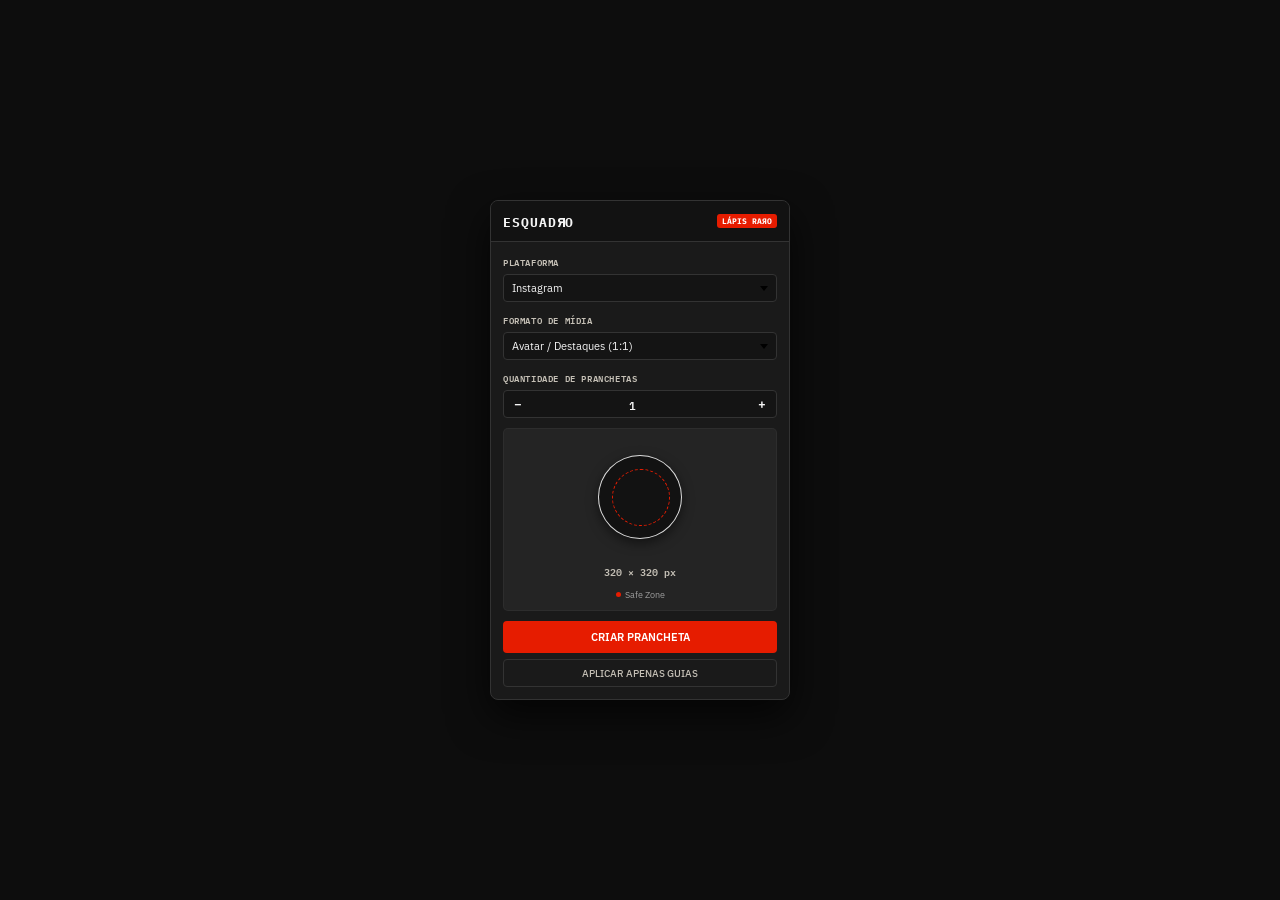
<file: index.html>
<!DOCTYPE html>
<html lang="pt-BR">
<head>
  <meta charset="UTF-8">
  <meta name="viewport" content="width=device-width, initial-scale=1.0">
  <title>ESQUADЯO — Plugin Lápis Raro (v4.8)</title>
  <style>
    @import url('https://fonts.googleapis.com/css2?family=IBM+Plex+Mono:wght@400;600;700&family=IBM+Plex+Sans:wght@400;500;600;700&display=swap');

    :root {
      --noir-raro: #222222;
      --vermelho-raro: #E61C00;
      --areia-rara: #c5c0b6;
      --bg-color: #1a1a1a;
      --card-bg: #242424;
      --input-bg: #141414;
      --border-color: #333333;
      --text-main: #f5f5f5;
      --text-muted: #9e9e9e;
      --azul-raro: #a2d2eb;
      --font-brand-sans: 'Milo', 'IBM Plex Sans', -apple-system, sans-serif;
      --font-brand-mono: 'IBM Plex Mono', monospace;
    }

    * { box-sizing: border-box; margin: 0; padding: 0; font-family: var(--font-brand-sans); -webkit-font-smoothing: antialiased; }

    body { background-color: #0d0d0d; color: var(--text-main); display: flex; justify-content: center; align-items: center; min-height: 100vh; padding: 20px; }

    .panel-container { width: 300px; background-color: var(--bg-color); border: 1px solid var(--border-color); border-radius: 8px; box-shadow: 0 16px 40px rgba(0, 0, 0, 0.7); overflow: hidden; }

    .panel-header { padding: 10px 12px; display: flex; justify-content: space-between; align-items: center; background-color: #121212; border-bottom: 1px solid var(--border-color); }
    .panel-title { font-family: var(--font-brand-mono); font-size: 13px; font-weight: 700; letter-spacing: 1px; color: var(--text-main); text-transform: uppercase; }
    .r-virado { display: inline-block; transform: scaleX(-1); font-weight: 700; color: inherit; margin: 0 -1px; }
    .badge-lr { background-color: var(--vermelho-raro); color: #ffffff; font-family: var(--font-brand-mono); font-size: 8px; padding: 2px 5px; border-radius: 3px; font-weight: 700; }

    .panel-body { padding: 12px; display: flex; flex-direction: column; gap: 10px; }
    .form-group { display: flex; flex-direction: column; gap: 4px; }
    label { font-family: var(--font-brand-mono); font-size: 9px; font-weight: 600; color: var(--areia-rara); text-transform: uppercase; letter-spacing: 0.6px; }

    select { -webkit-appearance: none; height: 28px; font-family: var(--font-brand-sans); background-color: var(--input-bg); background-image: url("data:image/svg+xml;utf8,<svg xmlns='http://www.w3.org/2000/svg' width='8' height='5' viewBox='0 0 8 5'><path fill='%20c5c0b6' d='M0 0l4 5 4-5z'/></svg>"); background-repeat: no-repeat; background-position: right 8px center; color: var(--text-main); border: 1px solid var(--border-color); border-radius: 4px; padding: 0 22px 0 8px; font-size: 11px; outline: none; cursor: pointer; }
    
    .stepper-container { display: flex; align-items: center; background-color: var(--input-bg); border: 1px solid var(--border-color); border-radius: 4px; height: 28px; overflow: hidden; width: 100%; }
    .stepper-btn { width: 28px; height: 100%; background: transparent; border: none; color: var(--text-main); font-size: 13px; font-weight: 600; cursor: pointer; }
    .stepper-input { flex: 1; background: transparent; border: none; font-family: var(--font-brand-mono); color: var(--text-main); font-size: 11px; font-weight: 600; text-align: center; outline: none; }

    .preview-card { background-color: var(--card-bg); border: 1px solid rgba(255, 255, 255, 0.04); border-radius: 5px; padding: 10px; display: flex; flex-direction: column; align-items: center; gap: 8px; }
    .preview-stage { width: 100%; height: 115px; display: flex; justify-content: center; align-items: center; position: relative; }
    .canvas-preview { position: relative; border: 1px solid rgba(255, 255, 255, 0.85); background-color: #121212; box-shadow: 0 4px 12px rgba(0, 0, 0, 0.5); }
    
    .guide-overlay { position: absolute; border: 1px dashed var(--vermelho-raro); pointer-events: none; box-sizing: border-box; }
    .guide-no-info { position: absolute; border: 1px dashed var(--vermelho-raro); background-color: rgba(230, 28, 0, 0.15); pointer-events: none; box-sizing: border-box; }
    .guide-crop-overlay { position: absolute; border: 1px dashed var(--azul-raro); pointer-events: none; box-sizing: border-box; }
    
    .dim-badge { font-family: var(--font-brand-mono); font-size: 9.5px; font-weight: 600; color: var(--areia-rara); }
    .legend-row { display: flex; gap: 12px; font-size: 9px; color: var(--text-muted); margin-top: 1px; }
    .legend-item { display: flex; align-items: center; gap: 4px; }
    .dot { width: 5px; height: 5px; border-radius: 50%; }
    .dot-safe { background-color: var(--vermelho-raro); }
    .dot-crop { background-color: var(--azul-raro); }
    .crop-note { font-size: 8.5px; color: var(--azul-raro); font-weight: 500; }

    .btn-primary { height: 32px; background-color: var(--vermelho-raro); color: #ffffff; border: none; font-size: 11px; font-weight: 600; border-radius: 4px; cursor: pointer; text-transform: uppercase; width: 100%; }
    .btn-secondary { height: 28px; background-color: transparent; color: var(--areia-rara); border: 1px solid var(--border-color); font-size: 10px; font-weight: 500; border-radius: 4px; cursor: pointer; text-transform: uppercase; width: 100%; }
    .button-group { display: flex; flex-direction: column; gap: 6px; width: 100%; }
  </style>
</head>
<body>
  <div class="panel-container">
    <div class="panel-header">
      <div class="brand-logo"><span class="panel-title">ESQUAD<span class="r-virado">R</span>O</span></div>
      <span class="badge-lr">LÁPIS RAЯO</span>
    </div>
    <div class="panel-body">
      <div class="form-group"><label>PLATAFORMA</label><select id="platformSelect"></select></div>
      <div class="form-group"><label>FORMATO DE MÍDIA</label><select id="formatSelect"></select></div>
      <div class="form-group">
        <label>QUANTIDADE DE PRANCHETAS</label>
        <div class="stepper-container">
          <button type="button" class="stepper-btn" id="btnMinus">−</button>
          <input type="number" id="qtdInput" class="stepper-input" value="1">
          <button type="button" class="stepper-btn" id="btnPlus">+</button>
        </div>
      </div>
      <div class="preview-card">
        <div class="preview-stage">
          <div id="canvasPreview" class="canvas-preview">
            <div id="safeOverlay" class="guide-overlay"></div>
            <div id="noInfoBox" class="guide-no-info"></div>
            <div id="cropOverlay" class="guide-crop-overlay"></div>
          </div>
        </div>
        <span id="dimText" class="dim-badge">320 × 320 px</span>
        <span id="cropNoteText" class="crop-note" style="display:none;">(Crop Feed na 1ª prancheta)</span>
        <div class="legend-row">
            <div class="legend-item" id="legendSafeItem"><div class="dot dot-safe"></div><span>Safe Zone</span></div>
            <div class="legend-item" id="legendCropItem"><div class="dot dot-crop"></div><span>Linhas de Corte</span></div>
        </div>
      </div>
      <div class="button-group">
        <button class="btn-primary" id="btnCreate"><span id="btnActionLabel">Criar Prancheta</span></button>
        <button class="btn-secondary" id="btnGuidesOnly">Aplicar Apenas Guias</button>
      </div>
    </div>
  </div>

  <script>
    const masterPlatforms = {
      "Facebook": [
        { id: "fb_avatar", name: "Avatar / Perfil (1:1)", width: 320, height: 320, safe: { top: 50, bottom: 50, left: 50, right: 50 }, circular: true },
        { id: "fb_square", name: "Post Quadrado (1:1)", width: 1080, height: 1080 },
        { id: "fb_portrait", name: "Post Retrato (4:5)", width: 1080, height: 1359 },
        { id: "fb_carousel", name: "Carrossel (1:1)", width: 1200, height: 1200 },
        { id: "fb_landscape", name: "Post Paisagem (16:9)", width: 1080, height: 566 },
        { id: "fb_link", name: "Anúncio com Link (1,91:1)", width: 1200, height: 630 },
        { id: "fb_cover_profile", name: "Capa de Perfil (820×360)", width: 820, height: 360, safe: { top: 24, bottom: 24, left: 90, right: 90 }, cropFeed: { top: 24, bottom: 24, left: 90, right: 90 }, noInfoBox: { width: 180, height: 100, anchor: "bottom-left" } },
        { id: "fb_cover_group", name: "Capa de Grupo (1640×856)", width: 1640, height: 856 },
        { id: "fb_cover_event", name: "Capa de Evento (1920×1005)", width: 1920, height: 1005 }
      ],
      "Google Ads": [
        { id: "goog_leader", name: "Leaderboard (728×90)", width: 728, height: 90 },
        { id: "goog_rect", name: "Medium Rectangle (300×250)", width: 300, height: 250 },
        { id: "goog_half", name: "Half Page (300×600)", width: 300, height: 600 },
        { id: "goog_large_rect", name: "Large Rectangle (336×280)", width: 336, height: 280 },
        { id: "goog_wide_sky", name: "Wide Skyscraper (160×600)", width: 160, height: 600 }
      ],
      "iFood": [
        { id: "ifood_banner", name: "Banner (900×420)", width: 900, height: 420 }
      ],
      "Instagram": [
        { id: "ig_avatar", name: "Avatar / Destaques (1:1)", width: 320, height: 320, safe: { top: 50, bottom: 50, left: 50, right: 50 }, circular: true },
        { id: "ig_square", name: "Feed Quadrado (1:1)", width: 1080, height: 1080, crop: { lateral: 135.2 } },
        { id: "ig_portrait_4_5", name: "Feed Retrato (4:5)", width: 1080, height: 1350, crop: { lateral: 34 } },
        { id: "ig_portrait_3_4", name: "Feed Retrato (3:4)", width: 1080, height: 1440 },
        { id: "ig_story", name: "Story (9:16)", width: 1080, height: 1920, safe: { top: 110, bottom: 160, left: 100, right: 100 } },
        { id: "ig_reels", name: "Reels (9:16)", width: 1080, height: 1920, safe: { top: 140, bottom: 300, left: 40, right: 40 }, noInfoBox: { width: 180, height: 750, anchor: "bottom-right" } },
        { id: "ig_thumb_reels", name: "Thumb Reels (9:16)", width: 1080, height: 1920, cropFeed: { top: 240, bottom: 240 } },
        { id: "ig_landscape_16_9", name: "Feed Paisagem (16:9)", width: 1080, height: 566, crop: { lateral: 328 } },
        { id: "ig_landscape_4_3", name: "Feed Paisagem (4:3)", width: 1080, height: 810, crop: { lateral: 236.5 } },
        { id: "ig_landscape_5_4", name: "Feed Paisagem (5:4)", width: 1080, height: 864, crop: { lateral: 216 } }
      ],
      "LinkedIn": [
        { id: "lkd_avatar", name: "Perfil / Bio (1:1)", width: 400, height: 400, safe: { top: 50, bottom: 50, left: 50, right: 50 }, circular: true },
        { id: "lkd_square", name: "Post Quadrado (1:1)", width: 1080, height: 1080 },
        { id: "lkd_portrait", name: "Post Retrato (4:5)", width: 1080, height: 1350 },
        { id: "lkd_landscape", name: "Post Paisagem (1,91:1)", width: 1200, height: 627 },
        { id: "lkd_cover", name: "Capa de Perfil (4:1)", width: 1584, height: 396 },
        { id: "lkd_video", name: "Vídeo Vertical (9:16)", width: 1080, height: 1920 }
      ],
      "TikTok": [
        { id: "tt_avatar", name: "Avatar / Perfil (1:1)", width: 200, height: 200, safe: { top: 20, bottom: 20, left: 20, right: 20 }, circular: true },
        { id: "tt_foryou", name: "For You / Vídeo (9:16)", width: 1080, height: 1920, safe: { top: 140, bottom: 300, left: 40, right: 40 } },
        { id: "tt_thumb", name: "Thumb Capa (4:5)", width: 1080, height: 1920, cropFeed: { top: 285, bottom: 285 } }
      ],
      "Uber": [
        { id: "uber_journey", name: "Journey Ad (16:9)", width: 1280, height: 720 },
        { id: "uber_dispatch", name: "Dispatch (1:1)", width: 420, height: 420 }
      ],
      "WhatsApp": [
        { id: "wa_avatar", name: "Perfil (1:1)", width: 200, height: 200, safe: { top: 20, bottom: 20, left: 20, right: 20 }, circular: true },
        { id: "wa_status", name: "Status (9:16)", width: 1080, height: 1920, safe: { top: 120, bottom: 160, left: 100, right: 100 } },
        { id: "wa_thumb_doc", name: "Thumb Imagem / Doc (2:3)", width: 1200, height: 1800 },
        { id: "wa_sticker", name: "Sticker / Figurinha (1:1)", width: 512, height: 512, safe: { top: 16, bottom: 16, left: 16, right: 16 } }
      ],
      "X (Twitter)": [
        { id: "tw_avatar", name: "Avatar / Perfil (1:1)", width: 400, height: 400, safe: { top: 20, bottom: 20, left: 20, right: 20 }, circular: true },
        { id: "tw_square", name: "Post Quadrado (1:1)", width: 1080, height: 1080 },
        { id: "tw_landscape", name: "Post Retangular (16:9)", width: 1200, height: 675 },
        { id: "tw_card", name: "Card / Link (2:1)", width: 800, height: 418 },
        { id: "tw_cover", name: "Capa do Perfil (3:1)", width: 1500, height: 500, safe: { top: 140, bottom: 140, left: 282.5, right: 282.5 }, cropFeed: { top: 140, bottom: 140, left: 282.5, right: 282.5 } }
      ],
      "YouTube": [
        { id: "yt_avatar", name: "Avatar / Canal (1:1)", width: 800, height: 800, safe: { top: 20, bottom: 20, left: 20, right: 20 }, circular: true },
        { id: "yt_thumb", name: "Thumbnail (16:9)", width: 1280, height: 720 },
        { id: "yt_shorts", name: "Shorts (9:16)", width: 1080, height: 1920, safe: { top: 120, bottom: 160, left: 60, right: 60 } },
        { id: "yt_cover", name: "Capa do Canal (16:9)", width: 2560, height: 1440, safe: { top: 508.5, bottom: 508.5, left: 507, right: 507 }, cropFeed: { top: 508.5, bottom: 508.5 } }
      ]
    };

    const platformSelect = document.getElementById('platformSelect');
    const formatSelect = document.getElementById('formatSelect');
    const qtdInput = document.getElementById('qtdInput');
    const btnMinus = document.getElementById('btnMinus');
    const btnPlus = document.getElementById('btnPlus');
    const btnActionLabel = document.getElementById('btnActionLabel');
    const canvasPreview = document.getElementById('canvasPreview');
    const safeOverlay = document.getElementById('safeOverlay');
    const noInfoBox = document.getElementById('noInfoBox');
    const cropOverlay = document.getElementById('cropOverlay');
    const dimText = document.getElementById('dimText');
    const cropNoteText = document.getElementById('cropNoteText');
    const legendSafeItem = document.getElementById('legendSafeItem');
    const legendCropItem = document.getElementById('legendCropItem');

    function populatePlatforms() {
      platformSelect.innerHTML = '';
      Object.keys(masterPlatforms).sort().forEach(p => {
        const opt = document.createElement('option');
        opt.value = p; opt.textContent = p;
        if (p === "Instagram") opt.selected = true;
        platformSelect.appendChild(opt);
      });
      populateFormats();
    }

    function populateFormats() {
      formatSelect.innerHTML = '';
      const formats = masterPlatforms[platformSelect.value] || [];
      formats.forEach(f => {
        const opt = document.createElement('option');
        opt.value = f.id; opt.textContent = f.name;
        formatSelect.appendChild(opt);
      });
      updatePreview();
    }

    function updatePreview() {
      const formats = masterPlatforms[platformSelect.value] || [];
      const fmt = formats.find(f => f.id === formatSelect.value) || formats[0];
      if (!fmt) return;

      const q = parseInt(qtdInput.value) || 1;
      const maxW = 84, maxH = 100;
      const ratio = fmt.width / fmt.height;
      const renderW = ratio > maxW / maxH ? maxW : maxH * ratio;
      const renderH = ratio > maxW / maxH ? maxW / ratio : maxH;

      canvasPreview.style.width = renderW + 'px';
      canvasPreview.style.height = renderH + 'px';
      canvasPreview.style.borderRadius = fmt.circular ? '50%' : '2px';
      dimText.textContent = `${fmt.width} × ${fmt.height} px`;

      const scaleX = renderW / fmt.width;
      const scaleY = renderH / fmt.height;

      if (fmt.safe) {
        legendSafeItem.style.display = 'flex';
        safeOverlay.style.display = 'block';
        safeOverlay.style.left = (fmt.safe.left * scaleX) + 'px';
        safeOverlay.style.top = (fmt.safe.top * scaleY) + 'px';
        safeOverlay.style.width = ((fmt.width - fmt.safe.left - fmt.safe.right) * scaleX) + 'px';
        safeOverlay.style.height = ((fmt.height - fmt.safe.top - fmt.safe.bottom) * scaleY) + 'px';
        safeOverlay.style.borderRadius = fmt.circular ? '50%' : '0';
      } else {
        legendSafeItem.style.display = 'none';
        safeOverlay.style.display = 'none';
      }

      if (fmt.noInfoBox) {
        noInfoBox.style.display = 'block';
        noInfoBox.style.width = (fmt.noInfoBox.width * scaleX) + 'px';
        noInfoBox.style.height = (fmt.noInfoBox.height * scaleY) + 'px';
        noInfoBox.style.bottom = ((fmt.safe ? fmt.safe.bottom : 0) * scaleY) + 'px';
        noInfoBox.style.right = fmt.noInfoBox.anchor === "bottom-left" ? 'auto' : ((fmt.safe ? fmt.safe.right : 0) * scaleX) + 'px';
        noInfoBox.style.left = fmt.noInfoBox.anchor === "bottom-left" ? ((fmt.safe ? fmt.safe.left : 0) * scaleX) + 'px' : 'auto';
      } else {
        noInfoBox.style.display = 'none';
      }

      const hasCrop = fmt.cropFeed || fmt.crop;
      if (hasCrop) {
        legendCropItem.style.display = 'flex';
        cropOverlay.style.display = 'block';
        if (fmt.cropFeed) {
          const cL = (fmt.cropFeed.left || 0) * scaleX;
          const cR = (fmt.cropFeed.right || 0) * scaleX;
          const cT = (fmt.cropFeed.top || 0) * scaleY;
          const cB = (fmt.cropFeed.bottom || 0) * scaleY;
          cropOverlay.style.left = cL + 'px'; cropOverlay.style.top = cT + 'px';
          cropOverlay.style.width = (renderW - cL - cR) + 'px'; cropOverlay.style.height = (renderH - cT - cB) + 'px';
        } else if (fmt.crop) {
          const cLat = (fmt.crop.lateral || 0) * scaleX;
          cropOverlay.style.left = cLat + 'px'; cropOverlay.style.top = '0px';
          cropOverlay.style.width = (renderW - (cLat * 2)) + 'px'; cropOverlay.style.height = renderH + 'px';
        }
        cropNoteText.style.display = q > 1 ? 'block' : 'none';
      } else {
        legendCropItem.style.display = 'none';
        cropOverlay.style.display = 'none';
        cropNoteText.style.display = 'none';
      }
    }

    btnMinus.onclick = () => { qtdInput.value = Math.max(1, parseInt(qtdInput.value)-1); updatePreview(); };
    btnPlus.onclick = () => { qtdInput.value = parseInt(qtdInput.value)+1; updatePreview(); };
    platformSelect.onchange = populateFormats;
    formatSelect.onchange = updatePreview;
    qtdInput.oninput = updatePreview;
    populatePlatforms();
  </script>
</body>
</html>
</file>
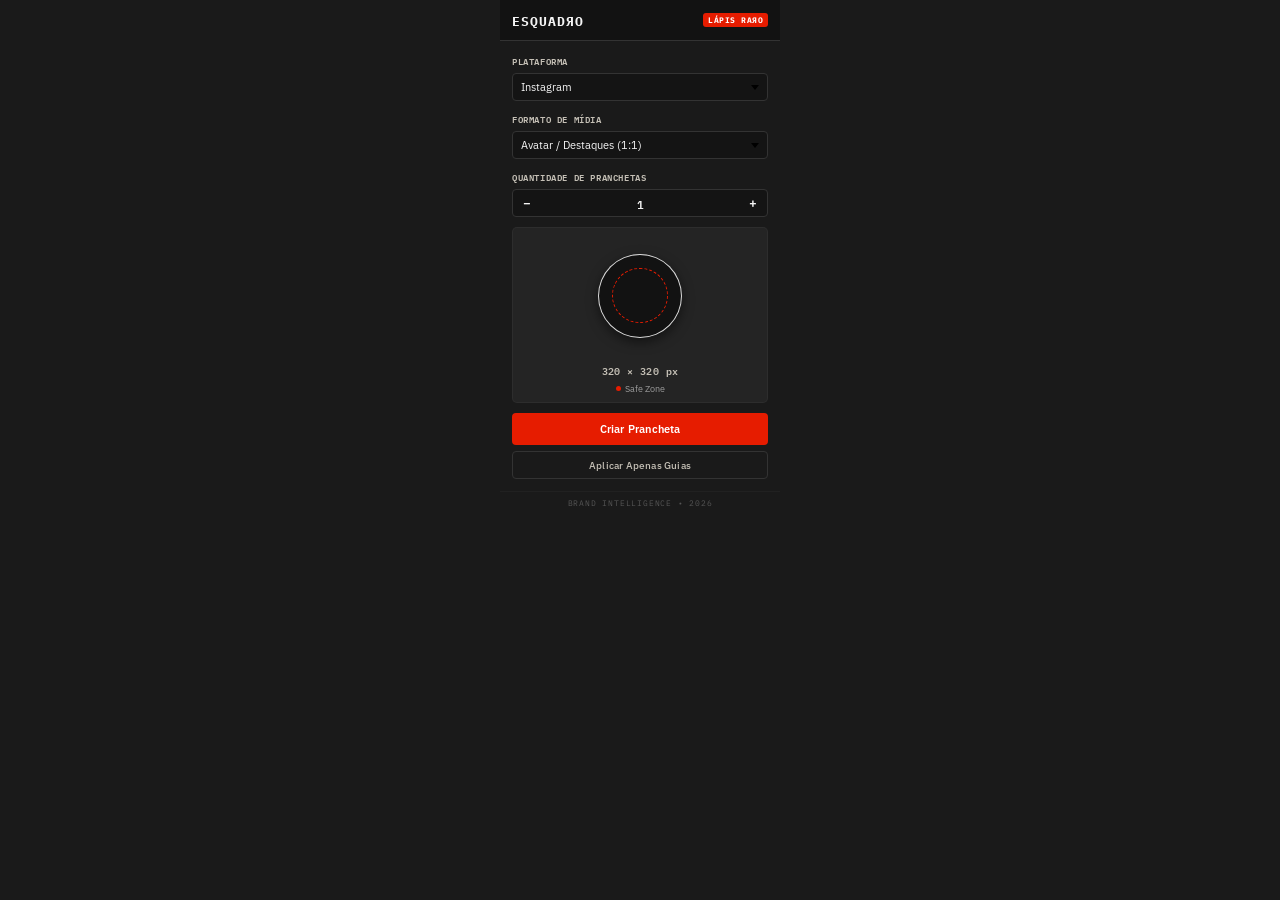
<file: esquadro-cep/index.html>
<!DOCTYPE html>
<html lang="pt-BR">
<head>
  <meta charset="UTF-8">
  <title>ESQUADЯO — Plugin Lápis Raro</title>
  <link rel="stylesheet" href="styles.css">
  <script src="js/CSInterface.js"></script>
</head>
<body>

  <div class="panel-container">
    
    <!-- Header -->
    <div class="panel-header">
      <div class="brand-logo">
        <span class="panel-title">ESQUADЯO</span>
      </div>
      <span class="badge-lr">LÁPIS RAЯO</span>
    </div>

    <div class="panel-body">
      
      <!-- 1. Plataforma (Ordem Alfabetica) -->
      <div class="form-group">
        <label for="platformSelect">PLATAFORMA</label>
        <select id="platformSelect">
          <option value="facebook">Facebook</option>
          <option value="instagram" selected>Instagram</option>
          <option value="linkedin">LinkedIn</option>
          <option value="tiktok">TikTok</option>
          <option value="whatsapp">WhatsApp</option>
          <option value="twitter">X (Twitter)</option>
          <option value="youtube">YouTube</option>
        </select>
      </div>

      <!-- 2. Formato de Mídia -->
      <div class="form-group">
        <label for="formatSelect">FORMATO DE MÍDIA</label>
        <select id="formatSelect">
          <!-- preenchido dinamicamente via JS -->
        </select>
      </div>

      <!-- 3. Quantidade de Pranchetas -->
      <div class="form-group">
        <label for="qtdInput">QUANTIDADE DE PRANCHETAS</label>
        <div class="stepper-container">
          <button type="button" class="stepper-btn" id="btnMinus">−</button>
          <input type="number" id="qtdInput" class="stepper-input" value="1" min="1" max="20">
          <button type="button" class="stepper-btn" id="btnPlus">+</button>
        </div>
      </div>

      <!-- Card de Preview -->
      <div class="preview-card">
        <div class="preview-stage">
          <div id="canvasPreview" class="canvas-preview">
            <div id="safeOverlay" class="guide-overlay"></div>
            <div id="noInfoBox" class="guide-no-info"></div>
            <div id="cropOverlay" class="guide-crop-overlay"></div>
          </div>
        </div>

        <div class="preview-footer">
          <span id="dimText" class="dim-badge">320 × 320 px</span>
          <span id="cropNoteText" class="crop-note" style="display:none;">(Crop Feed na 1ª prancheta)</span>

          <div class="legend-row">
            <div class="legend-item" id="legendSafeItem"><div class="dot dot-safe"></div><span>Safe Zone</span></div>
            <div class="legend-item" id="legendCropItem"><div class="dot dot-crop"></div><span>Linhas de Corte</span></div>
          </div>
        </div>
      </div>

      <!-- Ações -->
      <div class="button-group">
        <button class="btn-primary" id="btnCreate">
          <span id="btnActionLabel">Criar Prancheta</span>
        </button>
        <button class="btn-secondary" id="btnGuidesOnly">
          Aplicar Apenas Guias
        </button>
      </div>

      <div id="toast" class="toast-msg">
        ✅ Ação realizada com sucesso!
      </div>

    </div>

    <div class="panel-footer">
      BRAND INTELLIGENCE • 2026
    </div>

  </div>

  <script src="index.js"></script>
</body>
</html>
</file>
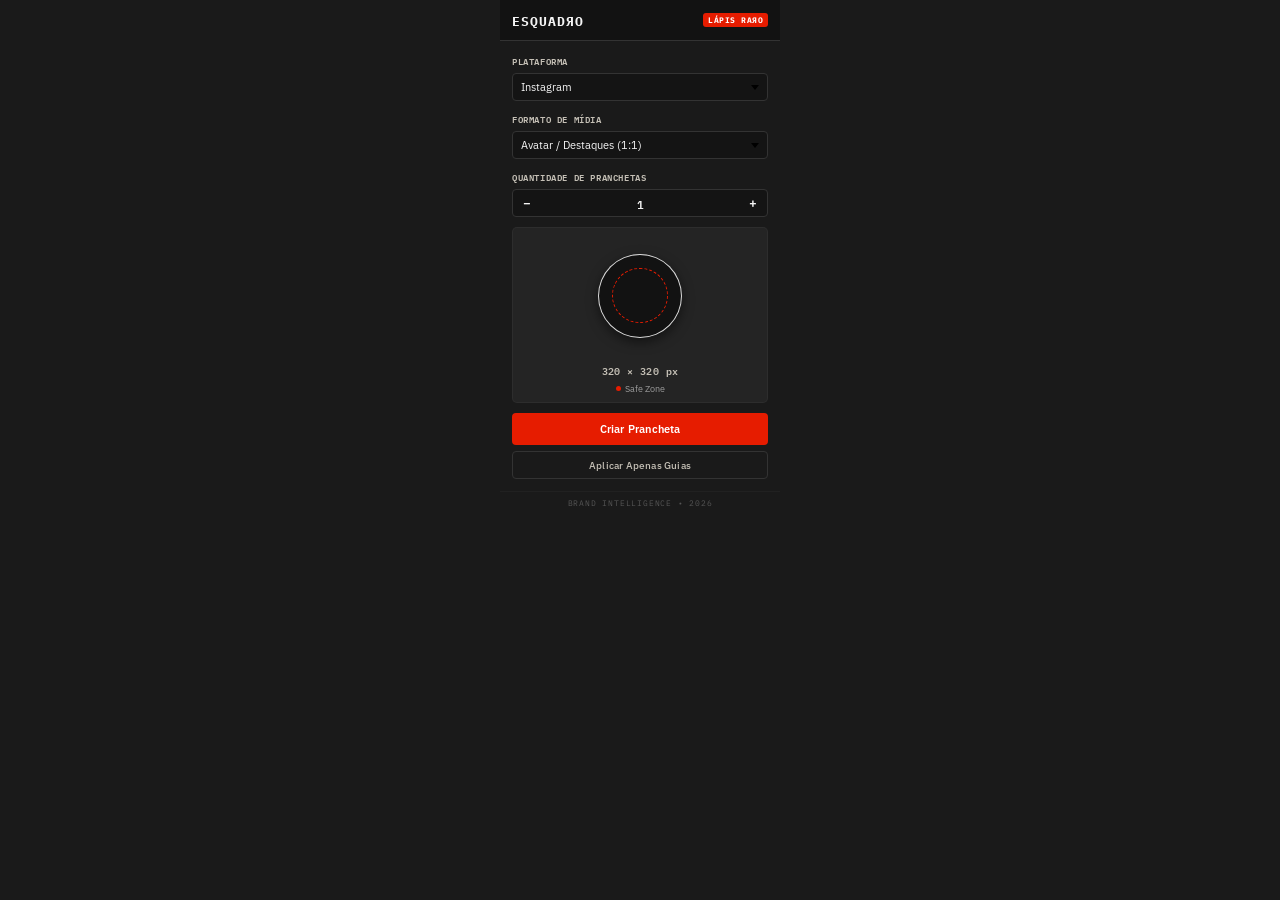
<file: esquadro-uxp/index.html>
<!DOCTYPE html>
<html lang="pt-BR">
<head>
  <meta charset="UTF-8">
  <title>ESQUADЯO — Plugin Lápis Raro</title>
  <link rel="stylesheet" href="styles.css">
</head>
<body>

  <div class="panel-container">
    
    <!-- Header -->
    <div class="panel-header">
      <div class="brand-logo">
        <span class="panel-title">ESQUADЯO</span>
      </div>
      <span class="badge-lr">LÁPIS RAЯO</span>
    </div>

    <div class="panel-body">
      
      <!-- 1. Plataforma -->
      <div class="form-group">
        <label for="platformSelect">PLATAFORMA</label>
        <select id="platformSelect">
          <option value="facebook">Facebook</option>
          <option value="instagram" selected>Instagram</option>
          <option value="linkedin">LinkedIn</option>
          <option value="tiktok">TikTok</option>
          <option value="whatsapp">WhatsApp</option>
          <option value="twitter">X (Twitter)</option>
          <option value="youtube">YouTube</option>
        </select>
      </div>

      <!-- 2. Formato de Mídia -->
      <div class="form-group">
        <label for="formatSelect">FORMATO DE MÍDIA</label>
        <select id="formatSelect">
          <!-- Preenchido via JS -->
        </select>
      </div>

      <!-- 3. Quantidade de Pranchetas -->
      <div class="form-group">
        <label for="qtdInput">QUANTIDADE DE PRANCHETAS</label>
        <div class="stepper-container">
          <button type="button" class="stepper-btn" id="btnMinus">−</button>
          <input type="number" id="qtdInput" class="stepper-input" value="1" min="1" max="20">
          <button type="button" class="stepper-btn" id="btnPlus">+</button>
        </div>
      </div>

      <!-- Card de Preview -->
      <div class="preview-card">
        <div class="preview-stage">
          <div id="canvasPreview" class="canvas-preview">
            <div id="safeOverlay" class="guide-overlay"></div>
            <div id="noInfoBox" class="guide-no-info"></div>
            <div id="cropOverlay" class="guide-crop-overlay"></div>
          </div>
        </div>

        <div class="preview-footer">
          <span id="dimText" class="dim-badge">320 × 320 px</span>
          <span id="cropNoteText" class="crop-note" style="display:none;">(Crop Feed na 1ª prancheta)</span>

          <div class="legend-row">
            <div class="legend-item" id="legendSafeItem"><div class="dot dot-safe"></div><span>Safe Zone</span></div>
            <div class="legend-item" id="legendCropItem"><div class="dot dot-crop"></div><span>Linhas de Corte</span></div>
          </div>
        </div>
      </div>

      <!-- Grupo de Ações -->
      <div class="button-group">
        <button class="btn-primary" id="btnCreate">
          <span id="btnActionLabel">Criar Prancheta</span>
        </button>
        <button class="btn-secondary" id="btnGuidesOnly">
          Aplicar Apenas Guias
        </button>
      </div>

      <div id="toast" class="toast-msg">
        ✅ Ação realizada com sucesso!
      </div>

    </div>

    <div class="panel-footer">
      BRAND INTELLIGENCE • 2026
    </div>

  </div>

  <script src="index.js"></script>
</body>
</html>
</file>
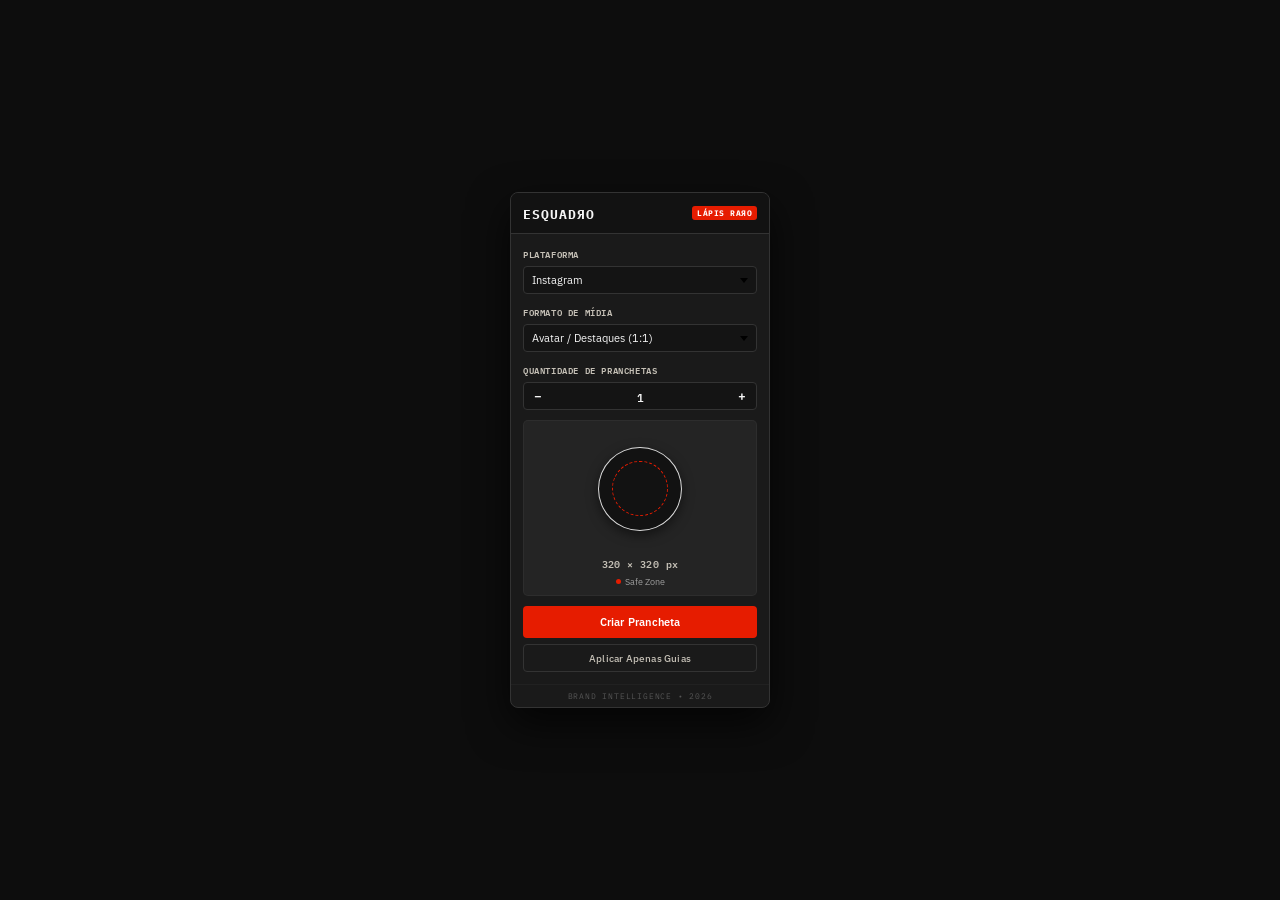
<file: Panel_Prototype.html>
<!DOCTYPE html>
<html lang="pt-BR">
<head>
  <meta charset="UTF-8">
  <meta name="viewport" content="width=device-width, initial-scale=1.0">
  <title>ESQUADRO — Plugin Lápis Raro (UXP v3.6 Safe Zones e Capas)</title>
  <style>
    @import url('https://fonts.googleapis.com/css2?family=IBM+Plex+Mono:wght@400;600;700&family=IBM+Plex+Sans:wght@400;500;600;700&display=swap');

    :root {
      /* Palette Lápis Raro 2026 */
      --noir-raro: #222222;
      --noir-dark: #161616;
      --vermelho-raro: #E61C00;
      --vermelho-hover: #cc1600;
      --areia-rara: #c5c0b6;
      --nude-raro: #e5e3d9;
      --azul-raro: #a2d2eb;

      --bg-color: #1a1a1a;
      --card-bg: #242424;
      --input-bg: #141414;
      --border-color: #333333;
      --text-main: #f5f5f5;
      --text-muted: #9e9e9e;
      
      --guide-safe: #E61C00; 
      --guide-crop: #a2d2eb; 

      /* Tipografia Oficial da Marca (Milo + IBM Plex Mono / IBM Plex Sans) */
      --font-brand-sans: 'Milo', 'IBM Plex Sans', -apple-system, sans-serif;
      --font-brand-mono: 'IBM Plex Mono', monospace;
    }

    * {
      box-sizing: border-box;
      margin: 0;
      padding: 0;
      font-family: var(--font-brand-sans);
      -webkit-font-smoothing: antialiased;
    }

    body {
      background-color: #0d0d0d;
      color: var(--text-main);
      display: flex;
      justify-content: center;
      align-items: center;
      min-height: 100vh;
      padding: 20px;
    }

    /* Painel Lápis Raro Ultra-Compacto (260px) */
    .panel-container {
      width: 260px;
      background-color: var(--bg-color);
      border: 1px solid var(--border-color);
      border-radius: 8px;
      box-shadow: 0 16px 40px rgba(0, 0, 0, 0.7);
      overflow: hidden;
    }

    /* Header Slim */
    .panel-header {
      padding: 10px 12px;
      display: flex;
      justify-content: space-between;
      align-items: center;
      background-color: #121212;
      border-bottom: 1px solid var(--border-color);
    }

    .panel-title {
      font-family: var(--font-brand-mono);
      font-size: 13px;
      font-weight: 700;
      letter-spacing: 1px;
      color: var(--text-main);
      text-transform: uppercase;
      white-space: nowrap;
    }

    .r-virado {
      display: inline-block;
      transform: scaleX(-1);
      font-weight: 700;
      color: inherit;
      margin: 0 -1px;
    }

    .badge-lr {
      background-color: var(--vermelho-raro);
      color: #ffffff;
      font-family: var(--font-brand-mono);
      font-size: 8px;
      padding: 2px 5px;
      border-radius: 3px;
      font-weight: 700;
      letter-spacing: 0.5px;
      white-space: nowrap;
    }

    .panel-body {
      padding: 12px;
      display: flex;
      flex-direction: column;
      gap: 10px;
    }

    .form-group {
      display: flex;
      flex-direction: column;
      gap: 4px;
    }

    label {
      font-family: var(--font-brand-mono);
      font-size: 9px;
      font-weight: 600;
      color: var(--areia-rara);
      text-transform: uppercase;
      letter-spacing: 0.6px;
    }

    /* Selects e Stepper Slim (28px) */
    select {
      -webkit-appearance: none;
      -moz-appearance: none;
      appearance: none;
      height: 28px;
      font-family: var(--font-brand-sans);
      background-color: var(--input-bg);
      background-image: url("data:image/svg+xml;utf8,<svg xmlns='http://www.w3.org/2000/svg' width='8' height='5' viewBox='0 0 8 5'><path fill='%20c5c0b6' d='M0 0l4 5 4-5z'/></svg>");
      background-repeat: no-repeat;
      background-position: right 8px center;
      color: var(--text-main);
      border: 1px solid var(--border-color);
      border-radius: 4px;
      padding: 0 22px 0 8px;
      font-size: 11px;
      outline: none;
      transition: border-color 0.15s ease;
      cursor: pointer;
    }

    select:focus {
      border-color: var(--vermelho-raro);
    }

    .stepper-container {
      display: flex;
      align-items: center;
      background-color: var(--input-bg);
      border: 1px solid var(--border-color);
      border-radius: 4px;
      height: 28px;
      overflow: hidden;
      width: 100%;
    }

    .stepper-btn {
      width: 28px;
      height: 100%;
      background: transparent;
      border: none;
      color: var(--text-main);
      font-size: 13px;
      font-weight: 600;
      cursor: pointer;
      display: flex;
      justify-content: center;
      align-items: center;
      transition: background-color 0.15s ease;
    }

    .stepper-btn:hover {
      background-color: rgba(255, 255, 255, 0.08);
    }

    .stepper-input {
      flex: 1;
      background: transparent;
      border: none;
      font-family: var(--font-brand-mono);
      color: var(--text-main);
      font-size: 11px;
      font-weight: 600;
      text-align: center;
      outline: none;
      -webkit-appearance: none;
      -moz-appearance: textfield;
      appearance: textfield;
    }

    .stepper-input::-webkit-inner-spin-button,
    .stepper-input::-webkit-outer-spin-button {
      -webkit-appearance: none !important;
      margin: 0 !important;
    }

    /* Card de Preview Slim */
    .preview-card {
      background-color: var(--card-bg);
      border: 1px solid rgba(255, 255, 255, 0.04);
      border-radius: 5px;
      padding: 10px 8px 8px 8px;
      display: flex;
      flex-direction: column;
      align-items: center;
      gap: 8px;
    }

    .preview-stage {
      width: 100%;
      height: 115px;
      display: flex;
      justify-content: center;
      align-items: center;
      position: relative;
    }

    .canvas-preview {
      position: relative;
      border: 1px solid rgba(255, 255, 255, 0.85);
      background-color: #121212;
      box-shadow: 0 4px 12px rgba(0, 0, 0, 0.5);
      transition: width 0.3s cubic-bezier(0.16, 1, 0.3, 1), 
                  height 0.3s cubic-bezier(0.16, 1, 0.3, 1), 
                  border-radius 0.3s cubic-bezier(0.16, 1, 0.3, 1);
    }

    .guide-overlay {
      position: absolute;
      border: 1px dashed var(--vermelho-raro);
      pointer-events: none;
      transition: all 0.3s ease;
    }

    .guide-no-info {
      position: absolute;
      border: 1px dashed var(--vermelho-raro);
      background-color: rgba(230, 28, 0, 0.15);
      pointer-events: none;
      transition: all 0.3s ease;
    }

    .guide-crop-overlay {
      position: absolute;
      border: 1px dashed var(--azul-raro);
      pointer-events: none;
      transition: all 0.3s ease;
    }

    /* Meta Info e Legenda */
    .preview-footer {
      display: flex;
      flex-direction: column;
      align-items: center;
      gap: 3px;
      width: 100%;
    }

    .dim-badge {
      font-family: var(--font-brand-mono);
      font-size: 9.5px;
      font-weight: 600;
      color: var(--areia-rara);
      letter-spacing: 0.4px;
    }

    .crop-note {
      font-size: 8.5px;
      color: var(--azul-raro);
      font-weight: 500;
    }

    .legend-row {
      display: flex;
      gap: 12px;
      font-size: 9px;
      color: var(--text-muted);
      margin-top: 1px;
    }

    .legend-item {
      display: flex;
      align-items: center;
      gap: 4px;
    }

    .dot {
      width: 5px;
      height: 5px;
      border-radius: 50%;
    }

    .dot-safe { background-color: var(--vermelho-raro); }
    .dot-crop { background-color: var(--azul-raro); }

    /* Grupo de Botões de Ação */
    .button-group {
      display: flex;
      flex-direction: column;
      gap: 6px;
    }

    .btn-primary {
      height: 32px;
      background-color: var(--vermelho-raro);
      color: #ffffff;
      border: none;
      font-family: var(--font-brand-sans);
      font-size: 11px;
      font-weight: 600;
      letter-spacing: 0.2px;
      border-radius: 4px;
      cursor: pointer;
      display: flex;
      justify-content: center;
      align-items: center;
      transition: all 0.15s ease;
    }

    .btn-primary:hover {
      background-color: var(--vermelho-hover);
    }

    .btn-primary:active {
      transform: scale(0.98);
    }

    .btn-secondary {
      height: 28px;
      background-color: transparent;
      color: var(--areia-rara);
      border: 1px solid var(--border-color);
      font-family: var(--font-brand-sans);
      font-size: 10px;
      font-weight: 500;
      letter-spacing: 0.2px;
      border-radius: 4px;
      cursor: pointer;
      display: flex;
      justify-content: center;
      align-items: center;
      transition: all 0.15s ease;
    }

    .btn-secondary:hover {
      background-color: rgba(255, 255, 255, 0.05);
      border-color: #4a4a4a;
      color: var(--text-main);
    }

    .btn-secondary:active {
      transform: scale(0.98);
    }

    .panel-footer {
      padding: 6px;
      text-align: center;
      font-family: var(--font-brand-mono);
      font-size: 7.5px;
      color: #555;
      letter-spacing: 0.8px;
      border-top: 1px solid rgba(255,255,255,0.03);
      text-transform: uppercase;
    }

    .toast-msg {
      background-color: rgba(30, 60, 30, 0.95);
      border: 1px solid #2e7b32;
      color: #81c784;
      font-size: 10px;
      padding: 6px 8px;
      border-radius: 4px;
      text-align: center;
      display: none;
      animation: fadeIn 0.15s ease;
    }

    @keyframes fadeIn {
      from { opacity: 0; transform: translateY(3px); }
      to { opacity: 1; transform: translateY(0); }
    }
  </style>
</head>
<body>

  <div class="panel-container">
    
    <!-- Header -->
    <div class="panel-header">
      <div class="brand-logo">
        <span class="panel-title">ESQUADЯO</span>
      </div>
      <span class="badge-lr">LÁPIS RAЯO</span>
    </div>

    <div class="panel-body">
      
      <!-- 1. Plataforma (Ordem Alfabetica) -->
      <div class="form-group">
        <label for="platformSelect">PLATAFORMA</label>
        <select id="platformSelect">
          <option value="facebook">Facebook</option>
          <option value="instagram" selected>Instagram</option>
          <option value="linkedin">LinkedIn</option>
          <option value="tiktok">TikTok</option>
          <option value="whatsapp">WhatsApp</option>
          <option value="twitter">X (Twitter)</option>
          <option value="youtube">YouTube</option>
        </select>
      </div>

      <!-- 2. Formato de Mídia -->
      <div class="form-group">
        <label for="formatSelect">FORMATO DE MÍDIA</label>
        <select id="formatSelect">
          <!-- preenchido dinamicamente via JS -->
        </select>
      </div>

      <!-- 3. Quantidade de Pranchetas -->
      <div class="form-group">
        <label for="qtdInput">QUANTIDADE DE PRANCHETAS</label>
        <div class="stepper-container">
          <button type="button" class="stepper-btn" id="btnMinus">−</button>
          <input type="number" id="qtdInput" class="stepper-input" value="1" min="1" max="20">
          <button type="button" class="stepper-btn" id="btnPlus">+</button>
        </div>
      </div>

      <!-- Card de Preview -->
      <div class="preview-card">
        <div class="preview-stage">
          <div id="canvasPreview" class="canvas-preview">
            <div id="safeOverlay" class="guide-overlay"></div>
            <div id="noInfoBox" class="guide-no-info"></div>
            <div id="cropOverlay" class="guide-crop-overlay"></div>
          </div>
        </div>

        <div class="preview-footer">
          <span id="dimText" class="dim-badge">320 × 320 px</span>
          <span id="cropNoteText" class="crop-note" style="display:none;">(Crop Feed na 1ª prancheta)</span>

          <div class="legend-row">
            <div class="legend-item" id="legendSafeItem"><div class="dot dot-safe"></div><span>Safe Zone</span></div>
            <div class="legend-item" id="legendCropItem"><div class="dot dot-crop"></div><span>Linhas de Corte</span></div>
          </div>
        </div>
      </div>

      <!-- Ações -->
      <div class="button-group">
        <button class="btn-primary" id="btnCreate">
          <span id="btnActionLabel">Criar Prancheta</span>
        </button>
        <button class="btn-secondary" id="btnGuidesOnly">
          Aplicar Apenas Guias
        </button>
      </div>

      <div id="toast" class="toast-msg">
        ✅ Ação realizada com sucesso!
      </div>

    </div>

    <div class="panel-footer">
      BRAND INTELLIGENCE • 2026
    </div>

  </div>

  <script>
    const masterPlatforms = {
      facebook: [
        { id: "fb_avatar", name: "Avatar / Perfil (1:1)", width: 320, height: 320, safe: { top: 50, bottom: 50, left: 50, right: 50 }, circular: true },
        { id: "fb_square", name: "Post Quadrado (1:1)", width: 1080, height: 1080 },
        { id: "fb_portrait", name: "Post Retrato (4:5)", width: 1080, height: 1359 },
        { id: "fb_carousel", name: "Carrossel (1:1)", width: 1200, height: 1200 },
        { id: "fb_landscape", name: "Post Paisagem (16:9)", width: 1080, height: 566 },
        { id: "fb_link", name: "Anúncio com Link (1,91:1)", width: 1200, height: 630 },
        { 
          id: "fb_cover_profile", 
          name: "Capa de Perfil (820×360)", 
          width: 820, 
          height: 360, 
          safe: { top: 24, bottom: 24, left: 90, right: 90 }, // Safe Zone Universal (640x312)
          cropFeed: { top: 24, bottom: 24, left: 90, right: 90 }, // Linhas de corte Mobile/Desktop
          noInfoBox: { width: 180, height: 100, anchor: "bottom-left" } // Área da foto de perfil
        },
        { id: "fb_cover_group", name: "Capa de Grupo (1640×856)", width: 1640, height: 856 },
        { id: "fb_cover_event", name: "Capa de Evento (1920×1005)", width: 1920, height: 1005 }
      ],
      instagram: [
        { id: "ig_avatar", name: "Avatar / Destaques (1:1)", width: 320, height: 320, safe: { top: 50, bottom: 50, left: 50, right: 50 }, circular: true },
        { id: "ig_square", name: "Feed Quadrado (1:1)", width: 1080, height: 1080, crop: { lateral: 135.2 } },
        { id: "ig_portrait_4_5", name: "Feed Retrato (4:5)", width: 1080, height: 1350, crop: { lateral: 34 } },
        { id: "ig_portrait_3_4", name: "Feed Retrato (3:4)", width: 1080, height: 1440 },
        { id: "ig_story", name: "Story (9:16)", width: 1080, height: 1920, safe: { top: 110, bottom: 160, left: 100, right: 100 } },
        { id: "ig_reels", name: "Reels (9:16)", width: 1080, height: 1920, safe: { top: 140, bottom: 300, left: 40, right: 40 }, noInfoBox: { width: 180, height: 750, anchor: "bottom-right" } },
        { id: "ig_thumb_reels", name: "Thumb Reels (9:16)", width: 1080, height: 1920, cropFeed: { top: 240, bottom: 240 } },
        { id: "ig_landscape_16_9", name: "Feed Paisagem (16:9)", width: 1080, height: 566, crop: { lateral: 328 } },
        { id: "ig_landscape_4_3", name: "Feed Paisagem (4:3)", width: 1080, height: 810, crop: { lateral: 236.5 } },
        { id: "ig_landscape_5_4", name: "Feed Paisagem (5:4)", width: 1080, height: 864, crop: { lateral: 216 } }
      ],
      linkedin: [
        { id: "lkd_avatar", name: "Perfil / Bio (1:1)", width: 400, height: 400, safe: { top: 50, bottom: 50, left: 50, right: 50 }, circular: true },
        { id: "lkd_square", name: "Post Quadrado (1:1)", width: 1080, height: 1080 },
        { id: "lkd_portrait", name: "Post Retrato (4:5)", width: 1080, height: 1350 },
        { id: "lkd_landscape", name: "Post Paisagem (1,91:1)", width: 1200, height: 627 },
        { id: "lkd_cover", name: "Capa de Perfil (4:1)", width: 1584, height: 396 },
        { id: "lkd_video", name: "Vídeo Vertical (9:16)", width: 1080, height: 1920 }
      ],
      tiktok: [
        { id: "tt_avatar", name: "Avatar / Perfil (1:1)", width: 200, height: 200, safe: { top: 20, bottom: 20, left: 20, right: 20 }, circular: true },
        { id: "tt_foryou", name: "For You / Vídeo (9:16)", width: 1080, height: 1920, safe: { top: 140, bottom: 300, left: 40, right: 40 } },
        { id: "tt_thumb", name: "Thumb Capa (4:5)", width: 1080, height: 1920, cropFeed: { top: 285, bottom: 285 } }
      ],
      whatsapp: [
        { id: "wa_avatar", name: "Perfil (1:1)", width: 200, height: 200, safe: { top: 20, bottom: 20, left: 20, right: 20 }, circular: true },
        { id: "wa_status", name: "Status (9:16)", width: 1080, height: 1920, safe: { top: 120, bottom: 160, left: 100, right: 100 } },
        { id: "wa_thumb_doc", name: "Thumb Imagem / Doc (2:3)", width: 1200, height: 1800 },
        { id: "wa_sticker", name: "Sticker / Figurinha (1:1)", width: 512, height: 512, safe: { top: 16, bottom: 16, left: 16, right: 16 } }
      ],
      twitter: [
        { id: "tw_avatar", name: "Avatar / Perfil (1:1)", width: 400, height: 400, safe: { top: 20, bottom: 20, left: 20, right: 20 }, circular: true },
        { id: "tw_square", name: "Post Quadrado (1:1)", width: 1080, height: 1080 },
        { id: "tw_landscape", name: "Post Retangular (16:9)", width: 1200, height: 675 },
        { id: "tw_card", name: "Card / Link (2:1)", width: 800, height: 418 },
        { 
          id: "tw_cover", 
          name: "Capa do Perfil (3:1)", 
          width: 1500, 
          height: 500, 
          safe: { top: 140, bottom: 140, left: 282.5, right: 282.5 },
          cropFeed: { top: 140, bottom: 140, left: 282.5, right: 282.5 }
        }
      ],
      youtube: [
        { id: "yt_avatar", name: "Avatar / Canal (1:1)", width: 800, height: 800, safe: { top: 20, bottom: 20, left: 20, right: 20 }, circular: true },
        { id: "yt_thumb", name: "Thumbnail de Vídeo (16:9)", width: 1280, height: 720 },
        { id: "yt_shorts", name: "Shorts (9:16)", width: 1080, height: 1920, safe: { top: 120, bottom: 160, left: 60, right: 60 } },
        { 
          id: "yt_cover", 
          name: "Capa do Canal (16:9)", 
          width: 2560, 
          height: 1440, 
          safe: { top: 508.5, bottom: 508.5, left: 507, right: 507 },
          cropFeed: { top: 508.5, bottom: 508.5 }
        }
      ]
    };

    const platformSelect = document.getElementById('platformSelect');
    const formatSelect = document.getElementById('formatSelect');
    const qtdInput = document.getElementById('qtdInput');
    const btnMinus = document.getElementById('btnMinus');
    const btnPlus = document.getElementById('btnPlus');
    const btnActionLabel = document.getElementById('btnActionLabel');
    const canvasPreview = document.getElementById('canvasPreview');
    const safeOverlay = document.getElementById('safeOverlay');
    const noInfoBox = document.getElementById('noInfoBox');
    const cropOverlay = document.getElementById('cropOverlay');
    const dimText = document.getElementById('dimText');
    const cropNoteText = document.getElementById('cropNoteText');
    const legendSafeItem = document.getElementById('legendSafeItem');
    const legendCropItem = document.getElementById('legendCropItem');
    const btnCreate = document.getElementById('btnCreate');
    const btnGuidesOnly = document.getElementById('btnGuidesOnly');
    const toast = document.getElementById('toast');

    function populateFormats() {
      const platformKey = platformSelect.value;
      const formats = masterPlatforms[platformKey] || [];
      
      formatSelect.innerHTML = '';
      formats.forEach(fmt => {
        const opt = document.createElement('option');
        opt.value = fmt.id;
        opt.textContent = fmt.name;
        formatSelect.appendChild(opt);
      });

      updatePreview();
    }

    function updatePreview() {
      const platformKey = platformSelect.value;
      const formats = masterPlatforms[platformKey] || [];
      const selectedId = formatSelect.value;
      const fmt = formats.find(f => f.id === selectedId) || formats[0];

      if (!fmt) return;

      const q = parseInt(qtdInput.value) || 1;

      const maxW = 84;
      const maxH = 108;
      const ratio = fmt.width / fmt.height;

      let renderW, renderH;
      if (ratio > maxW / maxH) {
        renderW = maxW;
        renderH = maxW / ratio;
      } else {
        renderH = maxH;
        renderW = maxH * ratio;
      }

      canvasPreview.style.width = `${renderW}px`;
      canvasPreview.style.height = `${renderH}px`;
      canvasPreview.style.borderRadius = fmt.circular ? '50%' : '2px';
      dimText.textContent = `${fmt.width} × ${fmt.height} px`;

      const scaleX = renderW / fmt.width;
      const scaleY = renderH / fmt.height;

      // 1. Safe Zone
      if (fmt.safe) {
        legendSafeItem.style.display = 'flex';
        safeOverlay.style.display = 'block';
        safeOverlay.style.top = `${fmt.safe.top * scaleY}px`;
        safeOverlay.style.bottom = `${fmt.safe.bottom * scaleY}px`;
        safeOverlay.style.left = `${fmt.safe.left * scaleX}px`;
        safeOverlay.style.right = `${fmt.safe.right * scaleX}px`;
        safeOverlay.style.borderRadius = fmt.circular ? '50%' : '0';
      } else {
        legendSafeItem.style.display = 'none';
        safeOverlay.style.display = 'none';
      }

      // 2. Box de sem informação
      if (fmt.noInfoBox) {
        noInfoBox.style.display = 'block';
        noInfoBox.style.width = `${fmt.noInfoBox.width * scaleX}px`;
        noInfoBox.style.height = `${fmt.noInfoBox.height * scaleY}px`;
        
        if (fmt.noInfoBox.anchor === "bottom-left") {
          noInfoBox.style.bottom = `${fmt.safe.bottom * scaleY}px`;
          noInfoBox.style.left = `${fmt.safe.left * scaleX}px`;
          noInfoBox.style.right = 'auto';
        } else {
          noInfoBox.style.bottom = `${fmt.safe.bottom * scaleY}px`;
          noInfoBox.style.right = `${fmt.safe.right * scaleX}px`;
          noInfoBox.style.left = 'auto';
        }
      } else {
        noInfoBox.style.display = 'none';
      }

      // 3. Linhas de Corte (Mobile/Desktop/Feed Crop)
      const hasCrop = fmt.cropFeed || fmt.crop;
      if (hasCrop) {
        legendCropItem.style.display = 'flex';
        cropOverlay.style.display = 'block';

        if (fmt.cropFeed) {
          cropOverlay.style.top = `${fmt.cropFeed.top * scaleY}px`;
          cropOverlay.style.bottom = `${fmt.cropFeed.bottom * scaleY}px`;
          cropOverlay.style.left = fmt.cropFeed.left ? `${fmt.cropFeed.left * scaleX}px` : '0';
          cropOverlay.style.right = fmt.cropFeed.right ? `${fmt.cropFeed.right * scaleX}px` : '0';
        } else if (fmt.crop) {
          cropOverlay.style.top = '0';
          cropOverlay.style.bottom = '0';
          cropOverlay.style.left = `${fmt.crop.lateral * scaleX}px`;
          cropOverlay.style.right = `${fmt.crop.lateral * scaleX}px`;
        }

        cropNoteText.style.display = q > 1 ? 'block' : 'none';
      } else {
        legendCropItem.style.display = 'none';
        cropOverlay.style.display = 'none';
        cropNoteText.style.display = 'none';
      }
    }

    function updateQtdLabel() {
      let q = parseInt(qtdInput.value);
      if (isNaN(q) || q < 1) q = 1;
      qtdInput.value = q;

      btnActionLabel.textContent = q > 1 ? "Criar Pranchetas" : "Criar Prancheta";
      updatePreview();
    }

    btnMinus.addEventListener('click', () => {
      let q = parseInt(qtdInput.value) || 1;
      if (q > 1) {
        qtdInput.value = q - 1;
        updateQtdLabel();
      }
    });

    btnPlus.addEventListener('click', () => {
      let q = parseInt(qtdInput.value) || 1;
      if (q < 20) {
        qtdInput.value = q + 1;
        updateQtdLabel();
      }
    });

    platformSelect.addEventListener('change', populateFormats);
    formatSelect.addEventListener('change', updatePreview);
    qtdInput.addEventListener('input', updateQtdLabel);

    btnCreate.addEventListener('click', () => {
      const q = parseInt(qtdInput.value) || 1;
      const text = q > 1 ? `✅ ${q} pranchetas geradas no Illustrator!` : `✅ 1 prancheta gerada no Illustrator!`;
      toast.textContent = text;
      toast.style.display = 'block';
      setTimeout(() => { toast.style.display = 'none'; }, 3000);
    });

    btnGuidesOnly.addEventListener('click', () => {
      toast.textContent = `📏 Guias aplicadas na prancheta atual!`;
      toast.style.display = 'block';
      setTimeout(() => { toast.style.display = 'none'; }, 3000);
    });

    populateFormats();
    updateQtdLabel();
  </script>
</body>
</html>
</file>
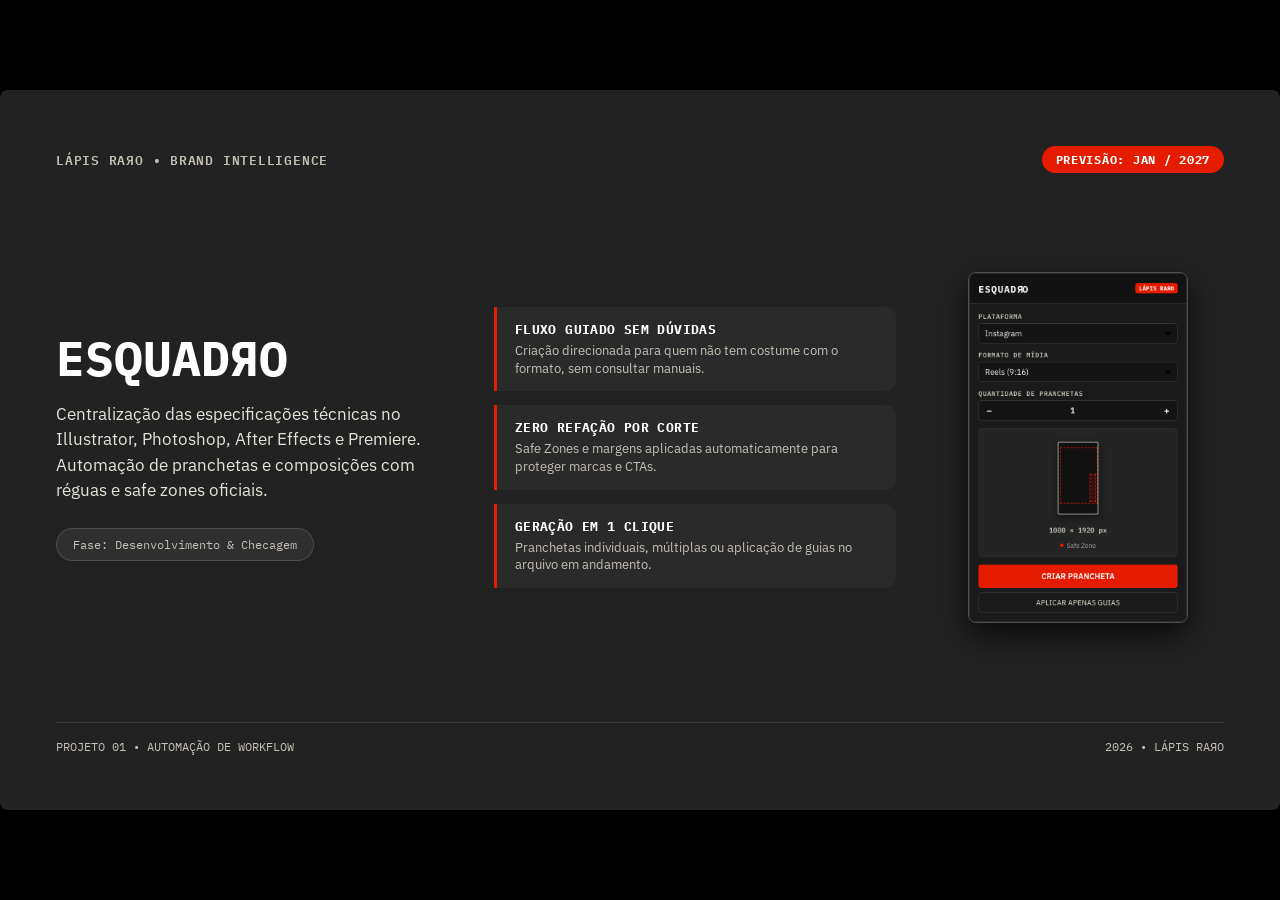
<file: slide_esquadro.html>
<!DOCTYPE html>
<html lang="pt-BR">
<head>
  <meta charset="UTF-8">
  <meta name="viewport" content="width=device-width, initial-scale=1.0">
  <title>ESQUADЯO — Slide Lápis Raro 2026</title>
  <style>
    @import url('https://fonts.googleapis.com/css2?family=IBM+Plex+Mono:wght@400;500;600;700&family=IBM+Plex+Sans:wght@400;500;600;700&display=swap');

    :root {
      --vermelho-raro: #E61C00;
      --noir-raro: #222222;
      --nude-raro: #E5E3D9;
      --areia-rara: #C5C0B6;
      --branco: #FFFFFF;
      --font-mono: 'IBM Plex Mono', monospace;
      --font-sans: 'IBM Plex Sans', -apple-system, sans-serif;
    }

    * { box-sizing: border-box; margin: 0; padding: 0; }

    body {
      background-color: #000;
      display: flex;
      justify-content: center;
      align-items: center;
      min-height: 100vh;
      font-family: var(--font-sans);
    }

    /* 16:9 Slide Canvas */
    .slide-canvas {
      width: 1280px;
      height: 720px;
      background-color: var(--noir-raro);
      color: var(--branco);
      padding: 56px;
      display: flex;
      flex-direction: column;
      justify-content: space-between;
      border-radius: 8px;
      box-shadow: 0 20px 60px rgba(0,0,0,0.8);
    }

    /* Header */
    .slide-header {
      display: flex;
      justify-content: space-between;
      align-items: center;
    }

    .tag-lr {
      font-family: var(--font-mono);
      font-size: 13px;
      font-weight: 600;
      letter-spacing: 0.06em;
      color: var(--areia-rara);
      text-transform: uppercase;
    }

    .badge-status {
      background-color: var(--vermelho-raro);
      color: var(--branco);
      font-family: var(--font-mono);
      font-size: 12px;
      font-weight: 700;
      padding: 6px 14px;
      border-radius: 999px;
      letter-spacing: 0.06em;
      text-transform: uppercase;
    }

    /* 3-Column Layout */
    .content-grid-3 {
      display: grid;
      grid-template-columns: 1.1fr 1.1fr 0.8fr;
      gap: 36px;
      align-items: center;
    }

    /* Col 1: Title & Description */
    .title-display {
      font-family: var(--font-mono);
      font-size: 48px;
      font-weight: 700;
      line-height: 1;
      margin-bottom: 20px;
      color: var(--branco);
      letter-spacing: 0;
    }

    .r-virado {
      display: inline-block;
      transform: scaleX(-1);
      color: var(--branco);
    }

    .objective-text {
      font-size: 17px;
      font-weight: 400;
      line-height: 1.5;
      color: var(--nude-raro);
      margin-bottom: 24px;
    }

    .phase-badge {
      display: inline-block;
      background-color: rgba(255,255,255,0.06);
      border: 1px solid rgba(255,255,255,0.15);
      padding: 8px 16px;
      border-radius: 999px;
      font-family: var(--font-mono);
      font-size: 12px;
      color: var(--areia-rara);
    }

    /* Col 2: All 3 Feature Cards */
    .features-list {
      display: flex;
      flex-direction: column;
      gap: 14px;
    }

    .feature-card {
      background-color: #2A2A2A;
      border-left: 3px solid var(--vermelho-raro);
      border-radius: 0 10px 10px 0;
      padding: 14px 18px;
    }

    .feature-title {
      font-family: var(--font-mono);
      font-size: 13px;
      font-weight: 700;
      color: var(--branco);
      margin-bottom: 4px;
      text-transform: uppercase;
      letter-spacing: 0.03em;
    }

    .feature-desc {
      font-size: 13px;
      color: var(--areia-rara);
      line-height: 1.35;
    }

    /* Col 3: Demo GIF */
    .demo-col {
      display: flex;
      justify-content: center;
      align-items: center;
    }

    .demo-gif-container {
      width: 220px;
      border-radius: 8px;
      overflow: hidden;
      border: 1px solid rgba(255,255,255,0.2);
      box-shadow: 0 12px 32px rgba(0,0,0,0.7);
    }

    .demo-gif-container img {
      width: 100%;
      display: block;
    }

    /* Footer */
    .slide-footer {
      display: flex;
      justify-content: space-between;
      border-top: 1px solid rgba(255,255,255,0.1);
      padding-top: 16px;
      font-family: var(--font-mono);
      font-size: 12px;
      color: var(--areia-rara);
    }
  </style>
</head>
<body>

  <div class="slide-canvas">
    <!-- Header -->
    <div class="slide-header">
      <span class="tag-lr">LÁPIS RAЯO • BRAND INTELLIGENCE</span>
      <span class="badge-status">PREVISÃO: JAN / 2027</span>
    </div>

    <!-- 3-Column Content -->
    <div class="content-grid-3">
      <!-- Coluna 1: Título e Descrição -->
      <div class="col-main">
        <h1 class="title-display">ESQUAD<span class="r-virado">R</span>O</h1>
        <p class="objective-text">
          Centralização das especificações técnicas no Illustrator, Photoshop, After Effects e Premiere. Automação de pranchetas e composições com réguas e safe zones oficiais.
        </p>
        <span class="phase-badge">Fase: Desenvolvimento & Checagem</span>
      </div>

      <!-- Coluna 2: As 3 Funcionalidades -->
      <div class="features-list">
        <div class="feature-card">
          <div class="feature-title">Fluxo Guiado sem Dúvidas</div>
          <div class="feature-desc">Criação direcionada para quem não tem costume com o formato, sem consultar manuais.</div>
        </div>
        <div class="feature-card">
          <div class="feature-title">Zero Refação por Corte</div>
          <div class="feature-desc">Safe Zones e margens aplicadas automaticamente para proteger marcas e CTAs.</div>
        </div>
        <div class="feature-card">
          <div class="feature-title">Geração em 1 Clique</div>
          <div class="feature-desc">Pranchetas individuais, múltiplas ou aplicação de guias no arquivo em andamento.</div>
        </div>
      </div>

      <!-- Coluna 3: GIF Demonstrativo -->
      <div class="demo-col">
        <div class="demo-gif-container">
          <img src="demo.gif" alt="Demonstração do ESQUADЯO">
        </div>
      </div>
    </div>

    <!-- Footer -->
    <div class="slide-footer">
      <span>PROJETO 01 • AUTOMAÇÃO DE WORKFLOW</span>
      <span>2026 • LÁPIS RAЯO</span>
    </div>
  </div>

</body>
</html>
</file>
<file: esquadro-cep/styles.css>
@import url('https://fonts.googleapis.com/css2?family=IBM+Plex+Mono:wght@400;600;700&family=IBM+Plex+Sans:wght@400;500;600;700&display=swap');

:root {
  /* Palette Lápis Raro 2026 */
  --noir-raro: #222222;
  --noir-dark: #161616;
  --vermelho-raro: #E61C00;
  --vermelho-hover: #cc1600;
  --areia-rara: #c5c0b6;
  --nude-raro: #e5e3d9;
  --azul-raro: #a2d2eb;

  --bg-color: #1a1a1a;
  --card-bg: #242424;
  --input-bg: #141414;
  --border-color: #333333;
  --text-main: #f5f5f5;
  --text-muted: #9e9e9e;
  
  --guide-safe: #E61C00; 
  --guide-crop: #a2d2eb; 

  --font-brand-sans: 'Milo', 'IBM Plex Sans', -apple-system, sans-serif;
  --font-brand-mono: 'IBM Plex Mono', monospace;
}

* {
  box-sizing: border-box;
  margin: 0;
  padding: 0;
  font-family: var(--font-brand-sans);
  -webkit-font-smoothing: antialiased;
}

body {
  background-color: var(--bg-color);
  color: var(--text-main);
  margin: 0;
  padding: 0;
  width: 100%;
  height: 100vh;
  display: flex;
  justify-content: center;
  align-items: flex-start;
}

.panel-container {
  width: 100%;
  max-width: 280px;
  background-color: var(--bg-color);
  display: flex;
  flex-direction: column;
}

.panel-header {
  padding: 10px 12px;
  display: flex;
  justify-content: space-between;
  align-items: center;
  background-color: #121212;
  border-bottom: 1px solid var(--border-color);
}

.panel-title {
  font-family: var(--font-brand-mono);
  font-size: 13px;
  font-weight: 700;
  letter-spacing: 1px;
  color: var(--text-main);
  text-transform: uppercase;
  white-space: nowrap;
}

.r-virado {
  display: inline-block;
  transform: scaleX(-1);
  font-weight: 700;
  color: inherit;
  margin: 0 -1px;
}

.badge-lr {
  background-color: var(--vermelho-raro);
  color: #ffffff;
  font-family: var(--font-brand-mono);
  font-size: 8px;
  padding: 2px 5px;
  border-radius: 3px;
  font-weight: 700;
  letter-spacing: 0.5px;
  white-space: nowrap;
}

.panel-body {
  padding: 12px;
  display: flex;
  flex-direction: column;
  gap: 10px;
}

.form-group {
  display: flex;
  flex-direction: column;
  gap: 4px;
}

label {
  font-family: var(--font-brand-mono);
  font-size: 9px;
  font-weight: 600;
  color: var(--areia-rara);
  text-transform: uppercase;
  letter-spacing: 0.6px;
}

select {
  -webkit-appearance: none;
  -moz-appearance: none;
  appearance: none;
  height: 28px;
  font-family: var(--font-brand-sans);
  background-color: var(--input-bg);
  background-image: url("data:image/svg+xml;utf8,<svg xmlns='http://www.w3.org/2000/svg' width='8' height='5' viewBox='0 0 8 5'><path fill='%20c5c0b6' d='M0 0l4 5 4-5z'/></svg>");
  background-repeat: no-repeat;
  background-position: right 8px center;
  color: var(--text-main);
  border: 1px solid var(--border-color);
  border-radius: 4px;
  padding: 0 22px 0 8px;
  font-size: 11px;
  outline: none;
  transition: border-color 0.15s ease;
  cursor: pointer;
}

select:focus {
  border-color: var(--vermelho-raro);
}

.stepper-container {
  display: flex;
  align-items: center;
  background-color: var(--input-bg);
  border: 1px solid var(--border-color);
  border-radius: 4px;
  height: 28px;
  overflow: hidden;
  width: 100%;
}

.stepper-btn {
  width: 28px;
  height: 100%;
  background: transparent;
  border: none;
  color: var(--text-main);
  font-size: 13px;
  font-weight: 600;
  cursor: pointer;
  display: flex;
  justify-content: center;
  align-items: center;
  transition: background-color 0.15s ease;
}

.stepper-btn:hover {
  background-color: rgba(255, 255, 255, 0.08);
}

.stepper-input {
  flex: 1;
  background: transparent;
  border: none;
  font-family: var(--font-brand-mono);
  color: var(--text-main);
  font-size: 11px;
  font-weight: 600;
  text-align: center;
  outline: none;
  -webkit-appearance: none;
  -moz-appearance: textfield;
  appearance: textfield;
}

.stepper-input::-webkit-inner-spin-button,
.stepper-input::-webkit-outer-spin-button {
  -webkit-appearance: none !important;
  margin: 0 !important;
}

.preview-card {
  background-color: var(--card-bg);
  border: 1px solid rgba(255, 255, 255, 0.04);
  border-radius: 5px;
  padding: 10px 8px 8px 8px;
  display: flex;
  flex-direction: column;
  align-items: center;
  gap: 8px;
}

.preview-stage {
  width: 100%;
  height: 115px;
  display: flex;
  justify-content: center;
  align-items: center;
  position: relative;
}

.canvas-preview {
  position: relative;
  border: 1px solid rgba(255, 255, 255, 0.85);
  background-color: #121212;
  box-shadow: 0 4px 12px rgba(0, 0, 0, 0.5);
  transition: width 0.3s cubic-bezier(0.16, 1, 0.3, 1), 
              height 0.3s cubic-bezier(0.16, 1, 0.3, 1), 
              border-radius 0.3s cubic-bezier(0.16, 1, 0.3, 1);
}

.guide-overlay {
  position: absolute;
  border: 1px dashed var(--vermelho-raro);
  pointer-events: none;
  transition: all 0.3s ease;
}

.guide-no-info {
  position: absolute;
  border: 1px dashed var(--vermelho-raro);
  background-color: rgba(230, 28, 0, 0.15);
  pointer-events: none;
  transition: all 0.3s ease;
}

.guide-crop-overlay {
  position: absolute;
  border: 1px dashed var(--azul-raro);
  pointer-events: none;
  transition: all 0.3s ease;
}

.preview-footer {
  display: flex;
  flex-direction: column;
  align-items: center;
  gap: 3px;
  width: 100%;
}

.dim-badge {
  font-family: var(--font-brand-mono);
  font-size: 9.5px;
  font-weight: 600;
  color: var(--areia-rara);
  letter-spacing: 0.4px;
}

.crop-note {
  font-size: 8.5px;
  color: var(--azul-raro);
  font-weight: 500;
}

.legend-row {
  display: flex;
  gap: 12px;
  font-size: 9px;
  color: var(--text-muted);
  margin-top: 1px;
}

.legend-item {
  display: flex;
  align-items: center;
  gap: 4px;
}

.dot {
  width: 5px;
  height: 5px;
  border-radius: 50%;
}

.dot-safe { background-color: var(--vermelho-raro); }
.dot-crop { background-color: var(--azul-raro); }

.button-group {
  display: flex;
  flex-direction: column;
  gap: 6px;
}

.btn-primary {
  height: 32px;
  background-color: var(--vermelho-raro);
  color: #ffffff;
  border: none;
  font-family: var(--font-brand-sans);
  font-size: 11px;
  font-weight: 600;
  letter-spacing: 0.2px;
  border-radius: 4px;
  cursor: pointer;
  display: flex;
  justify-content: center;
  align-items: center;
  transition: all 0.15s ease;
}

.btn-primary:hover {
  background-color: var(--vermelho-hover);
}

.btn-primary:active {
  transform: scale(0.98);
}

.btn-secondary {
  height: 28px;
  background-color: transparent;
  color: var(--areia-rara);
  border: 1px solid var(--border-color);
  font-family: var(--font-brand-sans);
  font-size: 10px;
  font-weight: 500;
  letter-spacing: 0.2px;
  border-radius: 4px;
  cursor: pointer;
  display: flex;
  justify-content: center;
  align-items: center;
  transition: all 0.15s ease;
}

.btn-secondary:hover {
  background-color: rgba(255, 255, 255, 0.05);
  border-color: #4a4a4a;
  color: var(--text-main);
}

.btn-secondary:active {
  transform: scale(0.98);
}

.panel-footer {
  padding: 6px;
  text-align: center;
  font-family: var(--font-brand-mono);
  font-size: 7.5px;
  color: #555;
  letter-spacing: 0.8px;
  border-top: 1px solid rgba(255,255,255,0.03);
  text-transform: uppercase;
}

.toast-msg {
  background-color: rgba(30, 60, 30, 0.95);
  border: 1px solid #2e7b32;
  color: #81c784;
  font-size: 10px;
  padding: 6px 8px;
  border-radius: 4px;
  text-align: center;
  display: none;
  animation: fadeIn 0.15s ease;
}

@keyframes fadeIn {
  from { opacity: 0; transform: translateY(3px); }
  to { opacity: 1; transform: translateY(0); }
}
</file>
<file: esquadro-uxp/styles.css>
@import url('https://fonts.googleapis.com/css2?family=IBM+Plex+Mono:wght@400;600;700&family=IBM+Plex+Sans:wght@400;500;600;700&display=swap');

:root {
  /* Palette Lápis Raro 2026 */
  --noir-raro: #222222;
  --noir-dark: #161616;
  --vermelho-raro: #E61C00;
  --vermelho-hover: #cc1600;
  --areia-rara: #c5c0b6;
  --nude-raro: #e5e3d9;
  --azul-raro: #a2d2eb;

  --bg-color: #1a1a1a;
  --card-bg: #242424;
  --input-bg: #141414;
  --border-color: #333333;
  --text-main: #f5f5f5;
  --text-muted: #9e9e9e;
  
  --guide-safe: #E61C00; 
  --guide-crop: #a2d2eb; 

  --font-brand-sans: 'Milo', 'IBM Plex Sans', -apple-system, sans-serif;
  --font-brand-mono: 'IBM Plex Mono', monospace;
}

* {
  box-sizing: border-box;
  margin: 0;
  padding: 0;
  font-family: var(--font-brand-sans);
  -webkit-font-smoothing: antialiased;
}

body {
  background-color: var(--bg-color);
  color: var(--text-main);
  margin: 0;
  padding: 0;
  width: 100%;
  height: 100vh;
  display: flex;
  justify-content: center;
  align-items: flex-start;
}

.panel-container {
  width: 100%;
  max-width: 280px;
  background-color: var(--bg-color);
  display: flex;
  flex-direction: column;
}

.panel-header {
  padding: 10px 12px;
  display: flex;
  justify-content: space-between;
  align-items: center;
  background-color: #121212;
  border-bottom: 1px solid var(--border-color);
}

.panel-title {
  font-family: var(--font-brand-mono);
  font-size: 13px;
  font-weight: 700;
  letter-spacing: 1px;
  color: var(--text-main);
  text-transform: uppercase;
  white-space: nowrap;
}

.r-virado {
  display: inline-block;
  transform: scaleX(-1);
  font-weight: 700;
  color: inherit;
  margin: 0 -1px;
}

.badge-lr {
  background-color: var(--vermelho-raro);
  color: #ffffff;
  font-family: var(--font-brand-mono);
  font-size: 8px;
  padding: 2px 5px;
  border-radius: 3px;
  font-weight: 700;
  letter-spacing: 0.5px;
  white-space: nowrap;
}

.panel-body {
  padding: 12px;
  display: flex;
  flex-direction: column;
  gap: 10px;
}

.form-group {
  display: flex;
  flex-direction: column;
  gap: 4px;
}

label {
  font-family: var(--font-brand-mono);
  font-size: 9px;
  font-weight: 600;
  color: var(--areia-rara);
  text-transform: uppercase;
  letter-spacing: 0.6px;
}

select {
  -webkit-appearance: none;
  -moz-appearance: none;
  appearance: none;
  height: 28px;
  font-family: var(--font-brand-sans);
  background-color: var(--input-bg);
  background-image: url("data:image/svg+xml;utf8,<svg xmlns='http://www.w3.org/2000/svg' width='8' height='5' viewBox='0 0 8 5'><path fill='%20c5c0b6' d='M0 0l4 5 4-5z'/></svg>");
  background-repeat: no-repeat;
  background-position: right 8px center;
  color: var(--text-main);
  border: 1px solid var(--border-color);
  border-radius: 4px;
  padding: 0 22px 0 8px;
  font-size: 11px;
  outline: none;
  transition: border-color 0.15s ease;
  cursor: pointer;
}

select:focus {
  border-color: var(--vermelho-raro);
}

.stepper-container {
  display: flex;
  align-items: center;
  background-color: var(--input-bg);
  border: 1px solid var(--border-color);
  border-radius: 4px;
  height: 28px;
  overflow: hidden;
  width: 100%;
}

.stepper-btn {
  width: 28px;
  height: 100%;
  background: transparent;
  border: none;
  color: var(--text-main);
  font-size: 13px;
  font-weight: 600;
  cursor: pointer;
  display: flex;
  justify-content: center;
  align-items: center;
  transition: background-color 0.15s ease;
}

.stepper-btn:hover {
  background-color: rgba(255, 255, 255, 0.08);
}

.stepper-input {
  flex: 1;
  background: transparent;
  border: none;
  font-family: var(--font-brand-mono);
  color: var(--text-main);
  font-size: 11px;
  font-weight: 600;
  text-align: center;
  outline: none;
  -webkit-appearance: none;
  -moz-appearance: textfield;
  appearance: textfield;
}

.stepper-input::-webkit-inner-spin-button,
.stepper-input::-webkit-outer-spin-button {
  -webkit-appearance: none !important;
  margin: 0 !important;
}

.preview-card {
  background-color: var(--card-bg);
  border: 1px solid rgba(255, 255, 255, 0.04);
  border-radius: 5px;
  padding: 10px 8px 8px 8px;
  display: flex;
  flex-direction: column;
  align-items: center;
  gap: 8px;
}

.preview-stage {
  width: 100%;
  height: 115px;
  display: flex;
  justify-content: center;
  align-items: center;
  position: relative;
}

.canvas-preview {
  position: relative;
  border: 1px solid rgba(255, 255, 255, 0.85);
  background-color: #121212;
  box-shadow: 0 4px 12px rgba(0, 0, 0, 0.5);
  transition: width 0.3s cubic-bezier(0.16, 1, 0.3, 1), 
              height 0.3s cubic-bezier(0.16, 1, 0.3, 1), 
              border-radius 0.3s cubic-bezier(0.16, 1, 0.3, 1);
}

.guide-overlay {
  position: absolute;
  border: 1px dashed var(--vermelho-raro);
  pointer-events: none;
  transition: all 0.3s ease;
}

.guide-no-info {
  position: absolute;
  border: 1px dashed var(--vermelho-raro);
  background-color: rgba(230, 28, 0, 0.15);
  pointer-events: none;
  transition: all 0.3s ease;
}

.guide-crop-overlay {
  position: absolute;
  border: 1px dashed var(--azul-raro);
  pointer-events: none;
  transition: all 0.3s ease;
}

.preview-footer {
  display: flex;
  flex-direction: column;
  align-items: center;
  gap: 3px;
  width: 100%;
}

.dim-badge {
  font-family: var(--font-brand-mono);
  font-size: 9.5px;
  font-weight: 600;
  color: var(--areia-rara);
  letter-spacing: 0.4px;
}

.crop-note {
  font-size: 8.5px;
  color: var(--azul-raro);
  font-weight: 500;
}

.legend-row {
  display: flex;
  gap: 12px;
  font-size: 9px;
  color: var(--text-muted);
  margin-top: 1px;
}

.legend-item {
  display: flex;
  align-items: center;
  gap: 4px;
}

.dot {
  width: 5px;
  height: 5px;
  border-radius: 50%;
}

.dot-safe { background-color: var(--vermelho-raro); }
.dot-crop { background-color: var(--azul-raro); }

.button-group {
  display: flex;
  flex-direction: column;
  gap: 6px;
}

.btn-primary {
  height: 32px;
  background-color: var(--vermelho-raro);
  color: #ffffff;
  border: none;
  font-family: var(--font-brand-sans);
  font-size: 11px;
  font-weight: 600;
  letter-spacing: 0.2px;
  border-radius: 4px;
  cursor: pointer;
  display: flex;
  justify-content: center;
  align-items: center;
  transition: all 0.15s ease;
}

.btn-primary:hover {
  background-color: var(--vermelho-hover);
}

.btn-primary:active {
  transform: scale(0.98);
}

.btn-secondary {
  height: 28px;
  background-color: transparent;
  color: var(--areia-rara);
  border: 1px solid var(--border-color);
  font-family: var(--font-brand-sans);
  font-size: 10px;
  font-weight: 500;
  letter-spacing: 0.2px;
  border-radius: 4px;
  cursor: pointer;
  display: flex;
  justify-content: center;
  align-items: center;
  transition: all 0.15s ease;
}

.btn-secondary:hover {
  background-color: rgba(255, 255, 255, 0.05);
  border-color: #4a4a4a;
  color: var(--text-main);
}

.btn-secondary:active {
  transform: scale(0.98);
}

.panel-footer {
  padding: 6px;
  text-align: center;
  font-family: var(--font-brand-mono);
  font-size: 7.5px;
  color: #555;
  letter-spacing: 0.8px;
  border-top: 1px solid rgba(255,255,255,0.03);
  text-transform: uppercase;
}

.toast-msg {
  background-color: rgba(30, 60, 30, 0.95);
  border: 1px solid #2e7b32;
  color: #81c784;
  font-size: 10px;
  padding: 6px 8px;
  border-radius: 4px;
  text-align: center;
  display: none;
  animation: fadeIn 0.15s ease;
}

@keyframes fadeIn {
  from { opacity: 0; transform: translateY(3px); }
  to { opacity: 1; transform: translateY(0); }
}
</file>
